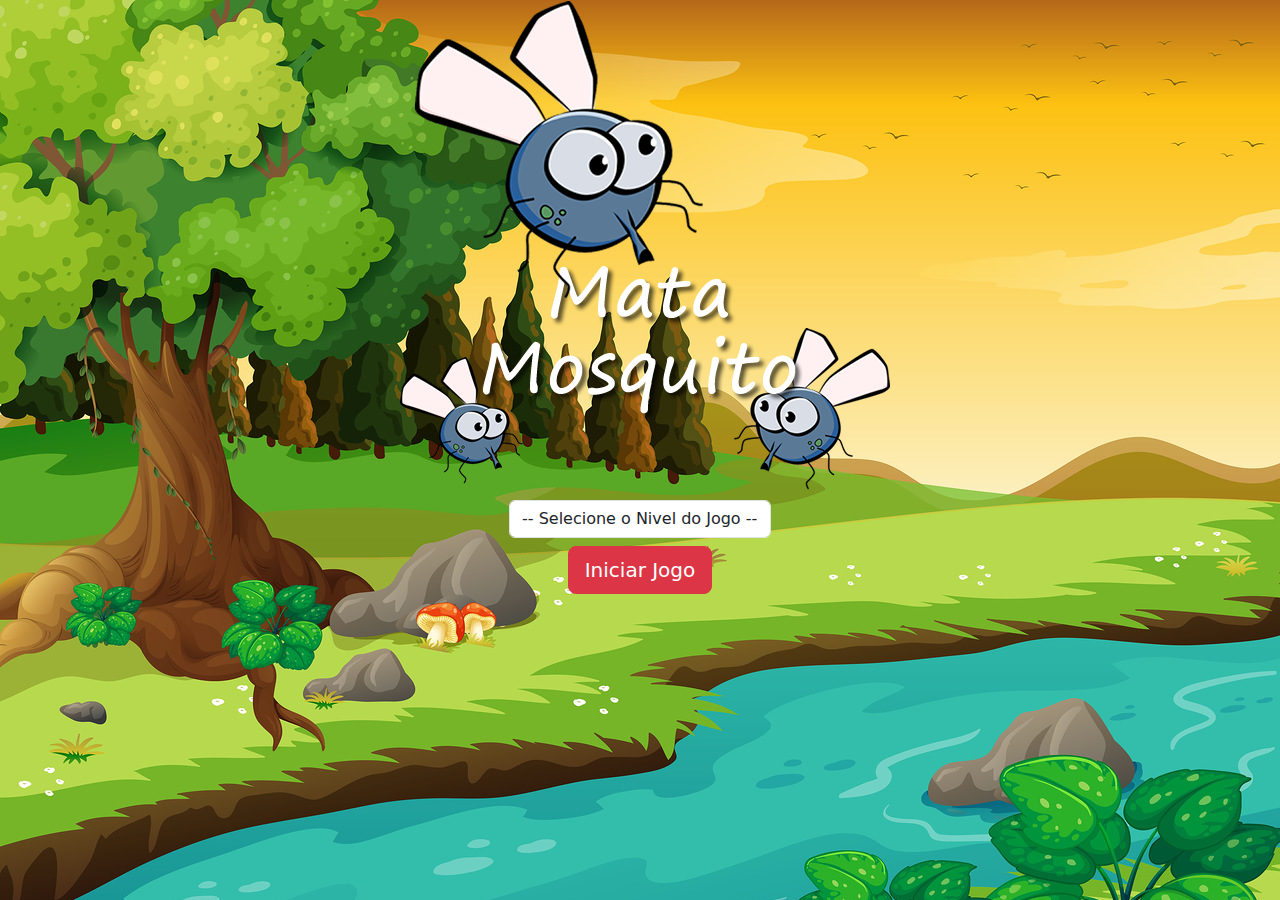
<file: index.html>
<!DOCTYPE html>
<html lang="en">
<head>
    <meta charset="UTF-8">
    <meta http-equiv="X-UA-Compatible" content="IE=edge">
    <meta name="viewport" content="width=device-width, initial-scale=1.0">

    <link href="https://cdn.jsdelivr.net/npm/bootstrap@5.3.3/dist/css/bootstrap.min.css" rel="stylesheet" integrity="sha384-QWTKZyjpPEjISv5WaRU9OFeRpok6YctnYmDr5pNlyT2bRjXh0JMhjY6hW+ALEwIH" crossorigin="anonymous">

    <link rel="stylesheet" href="estilo.css">

    <script>
        function iniciarJogo() {
            var nivel = document.getElementById('nivel').value
        
            if(nivel === '') {
                alert('Selecione um nivel para iniciar o jogo!')
                return false
            }

            window.location.href = 'app.html?' + nivel

        }

    </script>

    <title>Document</title>
</head>
<body>
    
    <div class="container">
        <div class="row">
            <div class="col">
                <div class="d-flex justify-content-center">
                    <img src="imagens/game.png" alt="">
                </div>
            </div>
        </div>

        <div class="row">
            <div class="col">
                <div class="d-flex justify-content-center">
                    <div class="mb-2">
                        <select class="form-control" id="nivel">
                            <option value="">-- Selecione o Nivel do Jogo --</option>
                            <option value="Normal"> Normal </option>
                            <option value="Dificil"> Dificil </option>
                            <option value="Super Hard"> Super Hard </option>
                        </select>
                    </div>
                </div>
            </div>
        </div>

        <div class="row">
            <div class="col">
                <div class="d-flex justify-content-center">
                    <button type="button" class="btn btn-danger btn-lg" onclick="iniciarJogo()">
                        Iniciar Jogo
                    </button>
                </div>
            </div>
        </div>

    </div>

</body>
</html>
</file>
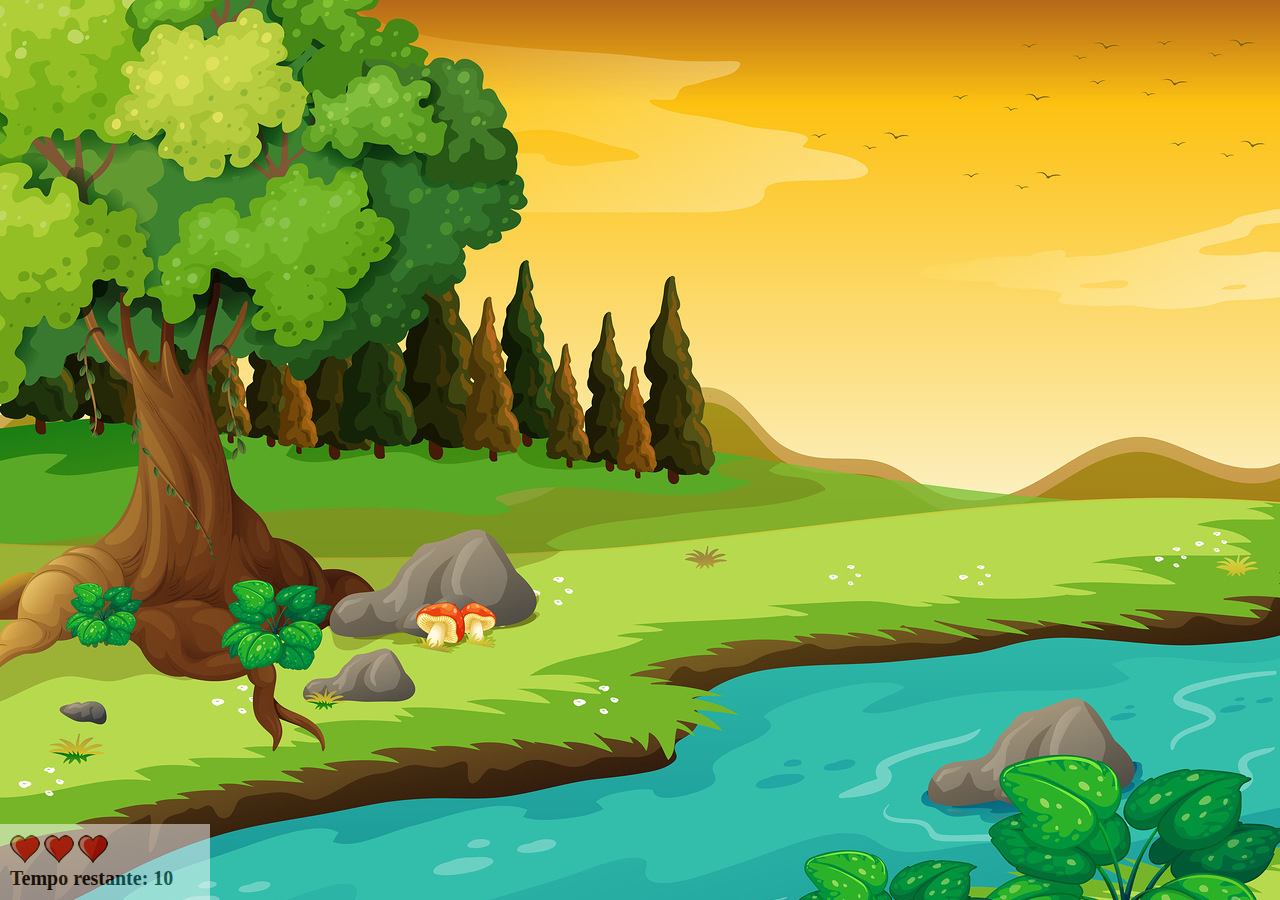
<file: app.html>
<!DOCTYPE html>
<html lang="en">
<head>
    <meta charset="UTF-8">
    <meta http-equiv="X-UA-Compatible" content="IE=edge">
    <meta name="viewport" content="width=device-width, initial-scale=1.0">
    <title>Document</title>

        <link rel="stylesheet" href="estilo.css">
        <script src="jogo.js"></script>

</head>
<body onresize="ajustaTamanhoPalcoJogo()">

    <div class="painel">
        <div class="vidas">
            <img id="v1" src="imagens/coracao_cheio.png" alt="">
            <img id="v2" src="imagens/coracao_cheio.png" alt="">
            <img id="v3" src="imagens/coracao_cheio.png" alt="">
        </div>
        <div class="cronometro">
            Tempo restante: <span id="cronometro"></span>
        </div>
    </div>

    <script>
        document.getElementById('cronometro').innerHTML = tempo

        var criaMosca = setInterval(function() {
            posicaoRandomica()
        }, criaMosquitoTempo)
    </script>

</body>
</html>
</file>
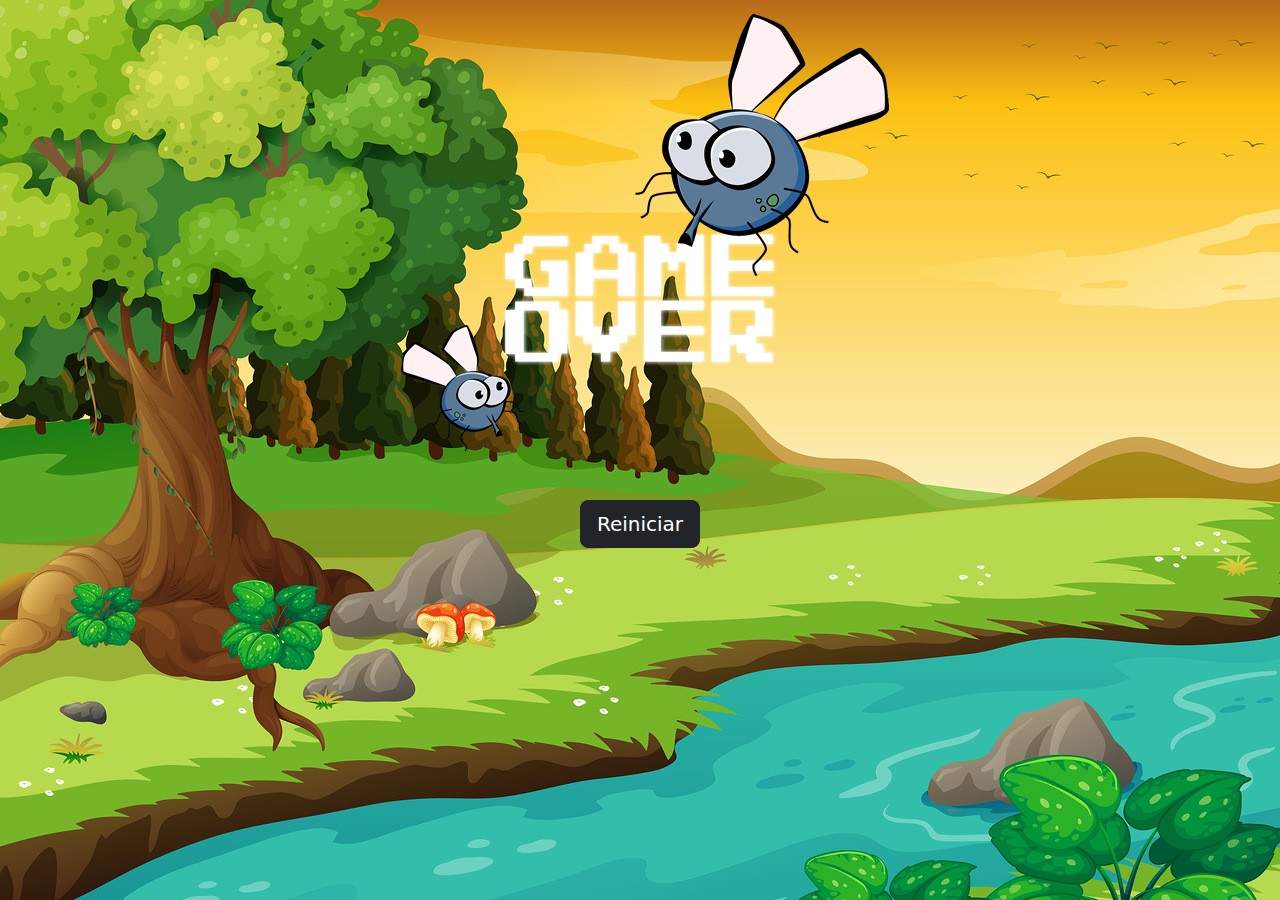
<file: fim_de_jogo.html>
<!DOCTYPE html>
<html lang="en">
<head>
    <meta charset="UTF-8">
    <meta http-equiv="X-UA-Compatible" content="IE=edge">
    <meta name="viewport" content="width=device-width, initial-scale=1.0">

    <link href="https://cdn.jsdelivr.net/npm/bootstrap@5.3.3/dist/css/bootstrap.min.css" rel="stylesheet" integrity="sha384-QWTKZyjpPEjISv5WaRU9OFeRpok6YctnYmDr5pNlyT2bRjXh0JMhjY6hW+ALEwIH" crossorigin="anonymous">

    <link rel="stylesheet" href="estilo.css">

    <title>Document</title>
</head>
<body>
    
    <div class="container">
        <div class="row">
            <div class="col">
                <div class="d-flex justify-content-center">
                    <img src="imagens/game_over.png" alt="">
                </div>
            </div>
        </div>

        <div class="row">
            <div class="col">
                <div class="d-flex justify-content-center">
                    <button type="button" class="btn btn-dark btn-lg" onclick="window.location.href = `index.html` ">
                        Reiniciar
                    </button>
                </div>
            </div>
        </div>

    </div>

</body>
</html>
</file>
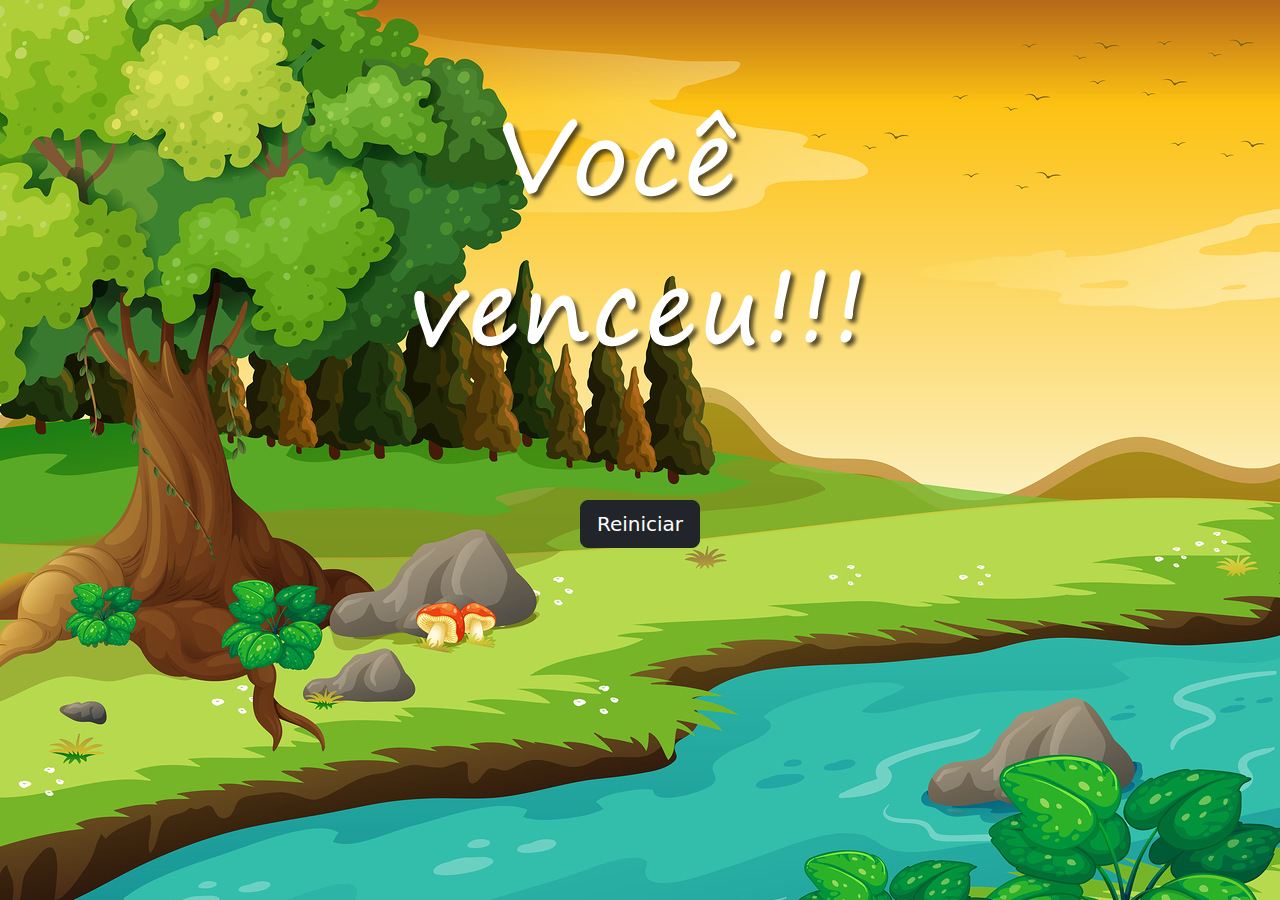
<file: vitoria.html>
<!DOCTYPE html>
<html lang="en">
<head>
    <meta charset="UTF-8">
    <meta http-equiv="X-UA-Compatible" content="IE=edge">
    <meta name="viewport" content="width=device-width, initial-scale=1.0">

    <link href="https://cdn.jsdelivr.net/npm/bootstrap@5.3.3/dist/css/bootstrap.min.css" rel="stylesheet" integrity="sha384-QWTKZyjpPEjISv5WaRU9OFeRpok6YctnYmDr5pNlyT2bRjXh0JMhjY6hW+ALEwIH" crossorigin="anonymous">

    <link rel="stylesheet" href="estilo.css">

    <title>Document</title>
</head>
<body>
    
    <div class="container">
        <div class="row">
            <div class="col">
                <div class="d-flex justify-content-center">
                    <img src="imagens/vitoria.png" alt="">
                </div>
            </div>
        </div>

        <div class="row">
            <div class="col">
                <div class="d-flex justify-content-center">
                    <button type="button" class="btn btn-dark btn-lg" onclick="window.location.href = `index.html` ">
                        Reiniciar
                    </button>
                </div>
            </div>
        </div>

    </div>

</body>
</html>
</file>
<file: estilo.css>
html {
    cursor: url(imagens/mata_mosca.png) 30 30, auto;
}

body {
    background-image: url(imagens/bg.jpg);
    background-repeat: no-repeat;
    background-size: 100%;
}

.mosquito1 {
    height: 50px;
    width: 50px;
}

.mosquito2 {
    height: 70px;
    width: 70px;
}

.mosquito3 {
    height: 90px;
    width: 90px;
}

.ladoA {
    transform: scaleX(1);
}

.ladoB {
    transform: scaleX(-1);
}

.painel {
    position: absolute;
    width: 190px;
    padding: 10px;
    left: 0px;
    bottom: 0px;
    border-top: solid 1px white;
    background-color: white;
    opacity: 0.5;
}

.vidas {
    float: left;
}

.cronometro {
    float: left;
    font-size: 20px;
    font-weight: bold;
}
</file>
